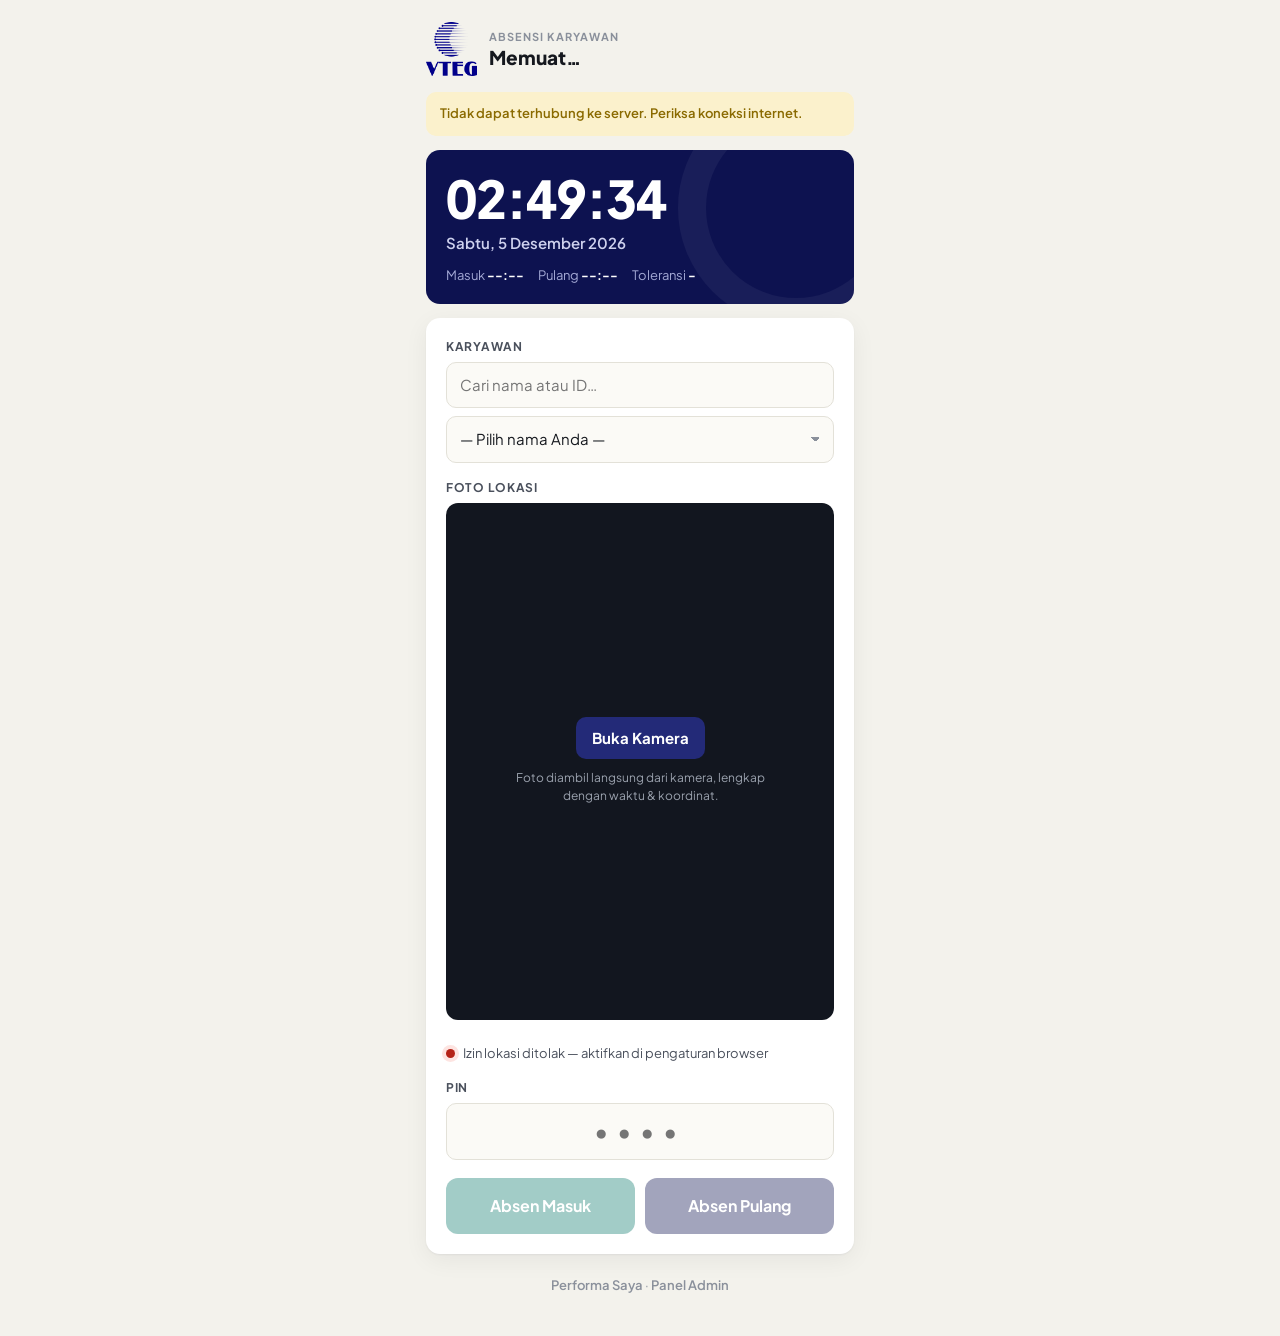
<file: index.html>
<!DOCTYPE html>
<html lang="id">
<head>
  <meta charset="UTF-8">
  <meta name="viewport" content="width=device-width, initial-scale=1, viewport-fit=cover">
  <link rel="icon" type="image/png" href="assets/favicon.png">
  <link rel="apple-touch-icon" href="assets/apple-touch-icon.png">
  <link rel="manifest" href="manifest.webmanifest">
  <meta name="theme-color" content="#0d1250">
  <title>Absensi Karyawan</title>
  <link rel="preconnect" href="https://fonts.googleapis.com">
  <link rel="preconnect" href="https://fonts.gstatic.com" crossorigin>
  <link href="https://fonts.googleapis.com/css2?family=Plus+Jakarta+Sans:wght@400;500;600;700;800&display=swap" rel="stylesheet">
  <link rel="stylesheet" href="style.css?v=20261117d">
</head>
<body>
  <main class="absen-wrap">
    <header class="absen-head">
      <img src="assets/logo.png" class="brand-logo" alt="VTEG" height="54" style="height:54px;width:auto">
      <div>
        <div class="eyebrow">Absensi Karyawan</div>
        <h1 id="instansi">Memuat…</h1>
      </div>
    </header>

    <div id="notice" class="notice hidden"></div>

    <section class="clock-card">
      <div class="clock" id="clock">--:--:--</div>
      <div class="date" id="date">—</div>
      <div class="shift">
        <span>Masuk <b id="jamMasuk">--:--</b></span>
        <span>Pulang <b id="jamPulang">--:--</b></span>
        <span>Toleransi <b id="toleransi">-</b></span>
      </div>
    </section>

    <section class="card">
      <label class="lbl" for="cari">Karyawan</label>
      <input id="cari" class="inp" placeholder="Cari nama atau ID…" autocomplete="off">
      <select id="karyawan" class="inp">
        <option value="">— Pilih nama Anda —</option>
      </select>

      <div id="statusBox" class="status-box hidden">
        <div><span>Masuk</span><b id="stMasuk">—</b></div>
        <div><span>Pulang</span><b id="stPulang">—</b></div>
        <div><span>Status</span><b id="stStatus">—</b></div>
      </div>

      <div id="lapSection" class="lap-section hidden">
        <label class="lbl">Laporan kerja hari ini <span id="lapReq" class="req"></span></label>
        <div class="lap-info" id="lapInfo">Tulis pekerjaan yang Anda kerjakan hari ini, lalu absen pulang.</div>
        <button type="button" class="btn btn-ghost btn-sm" id="btnBawaan" style="margin-bottom:10px">↻ Muat pekerjaan belum selesai</button>
        <div id="lapEditor"></div>
      </div>

      <label class="lbl">Foto Lokasi <span id="fotoReq" class="req"></span></label>
      <div class="cam" id="cam">
        <video id="video" playsinline muted autoplay class="hidden"></video>
        <img id="snap" class="hidden" alt="Foto lokasi">
        <div class="cam-empty" id="camEmpty">
          <button type="button" id="btnCam" class="btn btn-dark">Buka Kamera</button>
          <small id="camHint">Foto diambil langsung dari kamera, lengkap dengan waktu & koordinat.</small>
        </div>
      </div>
      <div class="cam-actions" id="camActions">
        <button type="button" id="btnFlip" class="btn btn-ghost btn-sm hidden">Ganti kamera</button>
        <button type="button" id="btnShot" class="btn btn-primary hidden">Ambil Foto</button>
        <button type="button" id="btnRetake" class="btn btn-ghost btn-sm hidden">Ulangi foto</button>
      </div>

      <div class="loc wait" id="loc"><span class="loc-dot"></span><span id="locText">Mendeteksi lokasi…</span></div>

      <label class="lbl" for="pin">PIN</label>
      <input id="pin" class="inp pin" type="password" inputmode="numeric" pattern="[0-9]*" maxlength="6" placeholder="••••" autocomplete="off">

      <div class="btn-row">
        <button id="btnMasuk" class="btn btn-primary btn-lg" disabled>Absen Masuk</button>
        <button id="btnPulang" class="btn btn-dark btn-lg" disabled>Absen Pulang</button>
      </div>
    </section>

    <footer class="absen-foot"><a href="saya.html">Performa Saya</a><span class="muted"> · </span><a href="admin.html">Panel Admin</a></footer>
  </main>

  <div id="result" class="overlay hidden">
    <div class="result-card">
      <div id="rIcon" class="result-icon ok">✓</div>
      <h2 id="rTitle">Berhasil</h2>
      <div id="rTime" class="result-time">--:--</div>
      <p id="rDesc"></p>
      <button id="rClose" class="btn btn-dark btn-lg">Selesai</button>
    </div>
  </div>

  <div id="toast" class="toast"></div>

  <script src="config.js?v=20261117d"></script>
  <script src="api.js?v=20261117d"></script>
  <script src="absen.js?v=20261117d"></script>
</body>
</html>
</file>
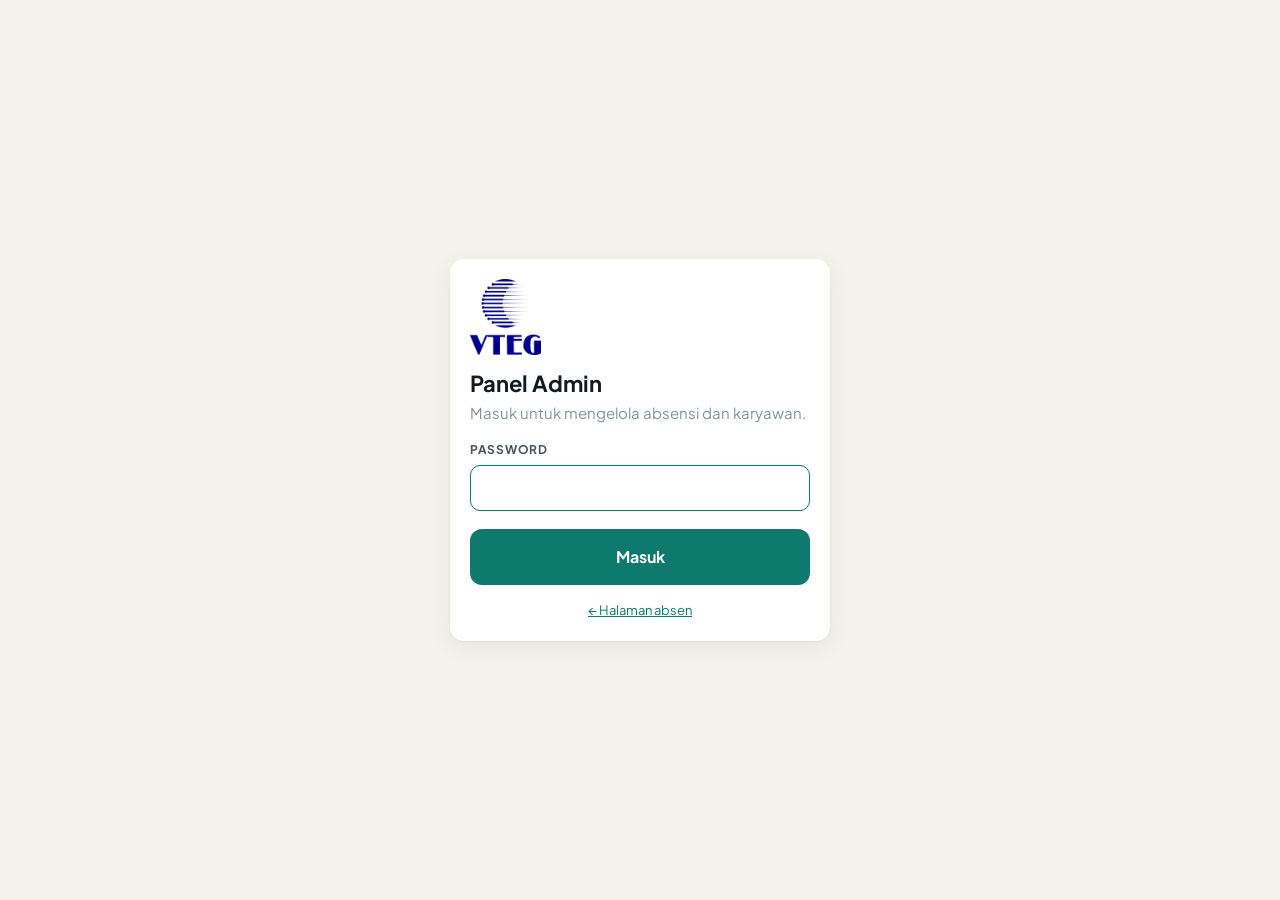
<file: admin.html>
<!DOCTYPE html>
<html lang="id">
<head>
  <meta charset="UTF-8">
  <meta name="viewport" content="width=device-width, initial-scale=1">
  <link rel="icon" type="image/png" href="assets/favicon.png">
  <link rel="apple-touch-icon" href="assets/apple-touch-icon.png">
  <link rel="manifest" href="manifest.webmanifest">
  <meta name="theme-color" content="#0d1250">
  <meta name="robots" content="noindex">
  <title>Panel Admin — Absensi</title>
  <link rel="preconnect" href="https://fonts.googleapis.com">
  <link rel="preconnect" href="https://fonts.gstatic.com" crossorigin>
  <link href="https://fonts.googleapis.com/css2?family=Plus+Jakarta+Sans:wght@400;500;600;700;800&display=swap" rel="stylesheet">
  <link rel="stylesheet" href="style.css?v=20261117d">
</head>
<body>

  <!-- LOGIN -->
  <section id="login" class="login-wrap hidden">
    <form id="loginForm" class="card login-card">
      <img src="assets/logo.png" class="login-logo" alt="VTEG" height="76" style="height:76px;width:auto">
      <h1>Panel Admin</h1>
      <p class="muted" style="margin:0">Masuk untuk mengelola absensi dan karyawan.</p>
      <div id="loginNotice" class="notice hidden" style="margin:14px 0 0"></div>
      <label class="lbl" for="password">Password</label>
      <input id="password" class="inp" type="password" autocomplete="current-password" required>
      <button class="btn btn-primary btn-lg" type="submit" id="btnLogin">Masuk</button>
      <p style="text-align:center;margin:16px 0 0;font-size:13px"><a href="index.html">← Halaman absen</a></p>
    </form>
  </section>

  <!-- APP -->
  <div id="app" class="hidden">
    <header class="topbar">
      <img src="assets/logo-mark-white.png" class="topbar-logo" alt="VTEG" height="32" style="height:32px;width:auto">
      <div class="t"><span>Panel Admin</span><b id="tInstansi">—</b></div>
      <a href="index.html" class="btn btn-ghost btn-sm" target="_blank">Halaman Absen</a>
      <button id="btnLogout" class="btn btn-ghost btn-sm">Keluar</button>
    </header>
    <nav class="tabs">
      <button class="tab active" data-tab="dashboard">Dashboard</button>
      <button class="tab" data-tab="absensi">Data Absensi</button>
      <button class="tab" data-tab="laporan">Laporan Kerja</button>
      <button class="tab" data-tab="karyawan">Karyawan</button>
      <button class="tab" data-tab="pengaturan">Pengaturan</button>
    </nav>

    <main class="main">
      <!-- DASHBOARD -->
      <section id="tab-dashboard" class="tab-pane">
        <div class="sec-head">
          <div><h2>Dashboard</h2><p id="dTanggalLabel">—</p></div>
          <div class="toolbar">
            <input type="date" id="dTanggal" class="inp">
            <button class="btn btn-ghost btn-sm" id="dToday">Hari ini</button>
            <button class="btn btn-ghost btn-sm" id="dRefresh">Muat ulang</button>
          </div>
        </div>
        <div class="stats" id="dStats"></div>
        <div class="table-card">
          <div class="table-scroll">
            <table>
              <thead><tr><th>Karyawan</th><th>Masuk</th><th>Pulang</th><th>Durasi</th><th>Status</th><th>Keterangan</th><th></th></tr></thead>
              <tbody id="dBody"><tr><td colspan="7" class="loading-row">Memuat…</td></tr></tbody>
            </table>
          </div>
        </div>
      </section>

      <!-- ABSENSI -->
      <section id="tab-absensi" class="tab-pane hidden">
        <div class="sec-head">
          <div><h2>Data Absensi</h2><p id="aInfo">Filter dan kelola semua catatan absensi.</p></div>
          <div class="toolbar">
            <button class="btn btn-primary btn-sm" id="aAdd">+ Tambah Manual</button>
            <div class="dl-group"><span>Download</span><button class="btn btn-ghost btn-sm" id="aXlsx">Excel (.xlsx)</button><button class="btn btn-ghost btn-sm" id="aPdf">PDF</button></div>
          </div>
        </div>
        <div class="toolbar" style="margin-bottom:14px">
          <input type="date" id="aDari" class="inp" title="Dari tanggal">
          <span class="muted">s/d</span>
          <input type="date" id="aSampai" class="inp" title="Sampai tanggal">
          <select id="aKaryawan" class="inp"><option value="">Semua karyawan</option></select>
          <select id="aStatus" class="inp"><option value="">Semua status</option></select>
          <button class="btn btn-dark btn-sm" id="aLoad">Tampilkan</button>
        </div>
        <div class="table-card">
          <div class="table-scroll">
            <table>
              <thead><tr><th>Tanggal</th><th>Karyawan</th><th>Masuk</th><th>Pulang</th><th>Durasi</th><th>Status</th><th>Lokasi</th><th>Keterangan</th><th></th></tr></thead>
              <tbody id="aBody"><tr><td colspan="9" class="empty">Pilih rentang tanggal lalu klik Tampilkan.</td></tr></tbody>
            </table>
          </div>
        </div>
        <div class="rekap">
          <h3>Rekap per Karyawan</h3>
          <div class="table-card">
            <div class="table-scroll">
              <table>
                <thead><tr><th>Karyawan</th><th>Hadir</th><th>Terlambat</th><th>Total Telat</th><th>Dinas Luar</th><th>Izin</th><th>Sakit</th><th>Cuti</th><th>Alpa</th></tr></thead>
                <tbody id="rBody"><tr><td colspan="9" class="empty">—</td></tr></tbody>
              </table>
            </div>
          </div>
        </div>
      </section>

      <!-- LAPORAN KERJA -->
      <section id="tab-laporan" class="tab-pane hidden">
        <div class="sec-head">
          <div><h2>Laporan Kerja</h2><p id="lInfo">Pekerjaan harian yang dilaporkan karyawan.</p></div>
          <div class="dl-group"><span>Download</span><button class="btn btn-ghost btn-sm" id="lXlsx">Excel (.xlsx)</button><button class="btn btn-ghost btn-sm" id="lPdf">PDF</button></div>
        </div>
        <div class="toolbar" style="margin-bottom:14px">
          <input type="date" id="lDari" class="inp" title="Dari tanggal">
          <span class="muted">s/d</span>
          <input type="date" id="lSampai" class="inp" title="Sampai tanggal">
          <select id="lKaryawan" class="inp"><option value="">Semua karyawan</option></select>
          <button class="btn btn-dark btn-sm" id="lLoad">Tampilkan</button>
        </div>
        <div id="lMissing"></div>
        <div id="lBody"><div class="empty">Memuat…</div></div>
      </section>

      <!-- KARYAWAN -->
      <section id="tab-karyawan" class="tab-pane hidden">
        <div class="sec-head">
          <div><h2>Karyawan</h2><p id="kInfo">—</p></div>
          <div class="toolbar">
            <input id="kCari" class="inp" placeholder="Cari nama / ID / divisi…">
            <button class="btn btn-primary btn-sm" id="kAdd">+ Tambah Karyawan</button>
          </div>
        </div>
        <div class="table-card">
          <div class="table-scroll">
            <table>
              <thead><tr><th>ID</th><th>Nama</th><th>Jabatan</th><th>Divisi</th><th>Status</th><th></th></tr></thead>
              <tbody id="kBody"><tr><td colspan="6" class="loading-row">Memuat…</td></tr></tbody>
            </table>
          </div>
        </div>
      </section>

      <!-- PENGATURAN -->
      <section id="tab-pengaturan" class="tab-pane hidden">
        <div class="sec-head"><div><h2>Pengaturan</h2><p>Jam kerja, lokasi kantor, dan keamanan.</p></div></div>
        <form id="sForm" class="card settings-card">
          <h3>Umum</h3>
          <label class="lbl" for="s_nama">Nama instansi</label>
          <input id="s_nama" class="inp" required>

          <h3>Jam Kerja</h3>
          <div class="form-grid">
            <div><label class="lbl" for="s_masuk">Jam masuk</label><input id="s_masuk" type="time" class="inp" required></div>
            <div><label class="lbl" for="s_pulang">Jam pulang</label><input id="s_pulang" type="time" class="inp" required></div>
            <div class="full"><label class="lbl" for="s_tol">Toleransi keterlambatan (menit)</label><input id="s_tol" type="number" min="0" max="240" class="inp" required>
              <div class="hint">Absen masuk setelah jam masuk + toleransi dicatat sebagai Terlambat.</div></div>
          </div>

          <h3>Lokasi Kantor</h3>
          <div class="form-grid">
            <div><label class="lbl" for="s_lat">Latitude</label><input id="s_lat" class="inp" placeholder="0.5435"></div>
            <div><label class="lbl" for="s_lng">Longitude</label><input id="s_lng" class="inp" placeholder="123.0568"></div>
            <div class="full"><button type="button" class="btn btn-ghost btn-sm" id="sMyLoc" style="margin-top:10px">Gunakan lokasi saya sekarang</button></div>
            <div class="full"><label class="lbl" for="s_rad">Radius absen (meter)</label><input id="s_rad" type="number" min="0" class="inp" required>
              <div class="hint">0 = absen bisa dari mana saja (lokasi tetap dicatat bila diizinkan). Disarankan 100–200 m.</div></div>
          </div>

          <h3>Foto &amp; GPS</h3>
          <div class="form-grid">
            <div><label class="lbl" for="s_foto">Foto lokasi saat absen</label>
              <select id="s_foto" class="inp"><option value="ya">Wajib</option><option value="tidak">Opsional</option></select></div>
            <div><label class="lbl" for="s_acc">Akurasi GPS maksimal (meter)</label><input id="s_acc" type="number" min="0" max="5000" class="inp" required></div>
            <div class="full hint">Foto disimpan di Google Drive folder “Foto Absensi” milik akun Apps Script. Akurasi hanya dicek bila radius &gt; 0; 0 = tidak dicek. Disarankan 50–100 m.</div>
          </div>

          <h3>Laporan Kerja</h3>
          <div class="form-grid">
            <div><label class="lbl" for="s_lap">Laporan saat absen pulang</label>
              <select id="s_lap" class="inp"><option value="tidak">Opsional</option><option value="ya">Wajib</option></select></div>
            <div><label class="lbl" for="s_laphari">Batas isi / ubah laporan (hari)</label><input id="s_laphari" type="number" min="1" max="31" class="inp" required></div>
            <div class="full hint">Contoh 3 = karyawan bisa mengisi laporan hari ini dan 2 hari sebelumnya lewat halaman Performa Saya. Lewat dari itu, laporan terkunci.</div>
          </div>

          <h3>Keamanan</h3>
          <label class="lbl" for="s_pw">Password admin baru</label>
          <input id="s_pw" type="password" class="inp" placeholder="Kosongkan jika tidak diganti" autocomplete="new-password">
          <label class="lbl" for="s_pw2">Ulangi password baru</label>
          <input id="s_pw2" type="password" class="inp" autocomplete="new-password">

          <h3>Panel Pantau (hanya lihat)</h3>
          <div class="hint" style="margin-top:8px">Untuk atasan/supervisor: hanya bisa melihat Dashboard kehadiran, Data Absensi, dan Laporan Kerja — tanpa tambah, edit, hapus, data karyawan, atau pengaturan. Alamat: <a href="pantau.html" target="_blank" id="pantauLink">pantau.html</a></div>
          <div id="pantauStatus" class="badge b-none" style="margin-top:10px">—</div>
          <div class="form-grid">
            <div><label class="lbl" for="s_ppw">Password Panel Pantau baru</label><input id="s_ppw" type="password" class="inp" placeholder="Kosongkan jika tidak diganti" autocomplete="new-password"></div>
            <div><label class="lbl" for="s_ppw2">Ulangi password</label><input id="s_ppw2" type="password" class="inp" autocomplete="new-password"></div>
            <div class="full"><label style="display:flex;gap:8px;align-items:center;margin-top:12px;font-size:14px;cursor:pointer"><input type="checkbox" id="s_pnon"> Nonaktifkan Panel Pantau (semua yang sedang masuk akan keluar)</label></div>
          </div>

          <div class="form-actions"><button class="btn btn-primary" type="submit" id="sSave">Simpan Pengaturan</button></div>
        </form>
      </section>
    </main>
  </div>

  <!-- MODAL -->
  <div id="modalWrap" class="overlay hidden"><div class="modal" id="modal"></div></div>
  <div id="toast" class="toast"></div>

  <script src="config.js?v=20261117d"></script>
  <script src="api.js?v=20261117d"></script>
  <script src="export.js?v=20261117d"></script>
  <script src="admin.js?v=20261117d"></script>
</body>
</html>
</file>
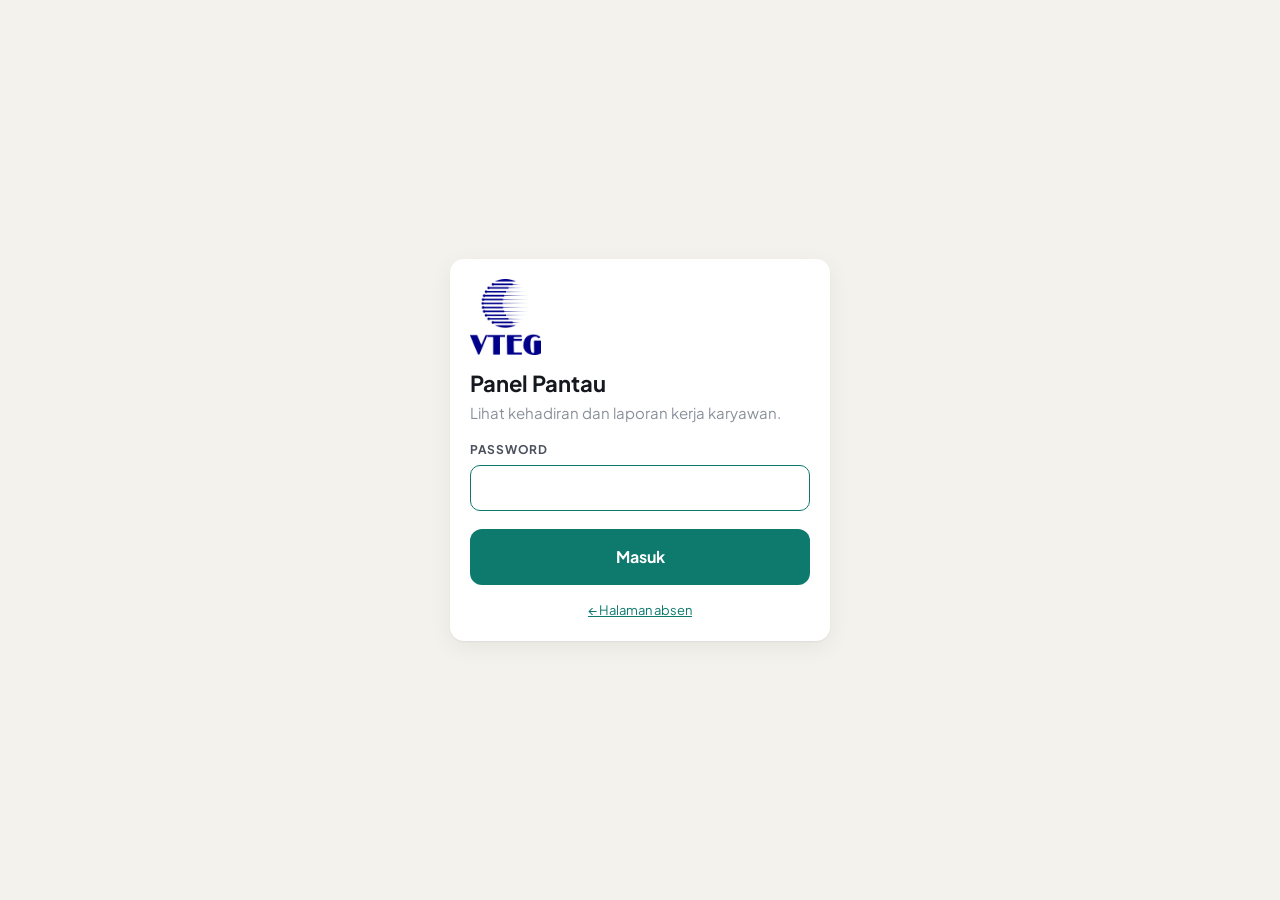
<file: pantau.html>
<!DOCTYPE html>
<html lang="id">
<head>
  <meta charset="UTF-8">
  <meta name="viewport" content="width=device-width, initial-scale=1">
  <link rel="icon" type="image/png" href="assets/favicon.png">
  <link rel="apple-touch-icon" href="assets/apple-touch-icon.png">
  <link rel="manifest" href="manifest.webmanifest">
  <meta name="theme-color" content="#0d1250">
  <meta name="robots" content="noindex">
  <title>Panel Pantau — Absensi</title>
  <link rel="preconnect" href="https://fonts.googleapis.com">
  <link rel="preconnect" href="https://fonts.gstatic.com" crossorigin>
  <link href="https://fonts.googleapis.com/css2?family=Plus+Jakarta+Sans:wght@400;500;600;700;800&display=swap" rel="stylesheet">
  <link rel="stylesheet" href="style.css?v=20261117d">
</head>
<body data-mode="pantau">

  <!-- LOGIN -->
  <section id="login" class="login-wrap hidden">
    <form id="loginForm" class="card login-card">
      <img src="assets/logo.png" class="login-logo" alt="VTEG" height="76" style="height:76px;width:auto">
      <h1>Panel Pantau</h1>
      <p class="muted" style="margin:0">Lihat kehadiran dan laporan kerja karyawan.</p>
      <div id="loginNotice" class="notice hidden" style="margin:14px 0 0"></div>
      <label class="lbl" for="password">Password</label>
      <input id="password" class="inp" type="password" autocomplete="current-password" required>
      <button class="btn btn-primary btn-lg" type="submit" id="btnLogin">Masuk</button>
      <p style="text-align:center;margin:16px 0 0;font-size:13px"><a href="index.html">← Halaman absen</a></p>
    </form>
  </section>

  <!-- APP -->
  <div id="app" class="hidden">
    <header class="topbar">
      <img src="assets/logo-mark-white.png" class="topbar-logo" alt="VTEG" height="32" style="height:32px;width:auto">
      <div class="t"><span>Panel Pantau · hanya lihat</span><b id="tInstansi">—</b></div>
      <a href="index.html" class="btn btn-ghost btn-sm" target="_blank">Halaman Absen</a>
      <button id="btnLogout" class="btn btn-ghost btn-sm">Keluar</button>
    </header>
    <nav class="tabs">
      <button class="tab active" data-tab="dashboard">Dashboard</button>
      <button class="tab" data-tab="absensi">Data Absensi</button>
      <button class="tab" data-tab="laporan">Laporan Kerja</button>
    </nav>

    <main class="main">
      <!-- DASHBOARD -->
      <section id="tab-dashboard" class="tab-pane">
        <div class="sec-head">
          <div><h2>Dashboard</h2><p id="dTanggalLabel">—</p></div>
          <div class="toolbar">
            <input type="date" id="dTanggal" class="inp">
            <button class="btn btn-ghost btn-sm" id="dToday">Hari ini</button>
            <button class="btn btn-ghost btn-sm" id="dRefresh">Muat ulang</button>
          </div>
        </div>
        <div class="stats" id="dStats"></div>
        <div class="table-card">
          <div class="table-scroll">
            <table>
              <thead><tr><th>Karyawan</th><th>Masuk</th><th>Pulang</th><th>Durasi</th><th>Status</th><th>Keterangan</th><th></th></tr></thead>
              <tbody id="dBody"><tr><td colspan="7" class="loading-row">Memuat…</td></tr></tbody>
            </table>
          </div>
        </div>
      </section>

      <!-- ABSENSI -->
      <section id="tab-absensi" class="tab-pane hidden">
        <div class="sec-head">
          <div><h2>Data Absensi</h2><p id="aInfo">Filter dan lihat catatan absensi.</p></div>
          <div class="toolbar">
            <div class="dl-group"><span>Download</span><button class="btn btn-ghost btn-sm" id="aXlsx">Excel (.xlsx)</button><button class="btn btn-ghost btn-sm" id="aPdf">PDF</button></div>
          </div>
        </div>
        <div class="toolbar" style="margin-bottom:14px">
          <input type="date" id="aDari" class="inp" title="Dari tanggal">
          <span class="muted">s/d</span>
          <input type="date" id="aSampai" class="inp" title="Sampai tanggal">
          <select id="aKaryawan" class="inp"><option value="">Semua karyawan</option></select>
          <select id="aStatus" class="inp"><option value="">Semua status</option></select>
          <button class="btn btn-dark btn-sm" id="aLoad">Tampilkan</button>
        </div>
        <div class="table-card">
          <div class="table-scroll">
            <table>
              <thead><tr><th>Tanggal</th><th>Karyawan</th><th>Masuk</th><th>Pulang</th><th>Durasi</th><th>Status</th><th>Lokasi</th><th>Keterangan</th><th></th></tr></thead>
              <tbody id="aBody"><tr><td colspan="9" class="empty">Pilih rentang tanggal lalu klik Tampilkan.</td></tr></tbody>
            </table>
          </div>
        </div>
        <div class="rekap">
          <h3>Rekap per Karyawan</h3>
          <div class="table-card">
            <div class="table-scroll">
              <table>
                <thead><tr><th>Karyawan</th><th>Hadir</th><th>Terlambat</th><th>Total Telat</th><th>Dinas Luar</th><th>Izin</th><th>Sakit</th><th>Cuti</th><th>Alpa</th></tr></thead>
                <tbody id="rBody"><tr><td colspan="9" class="empty">—</td></tr></tbody>
              </table>
            </div>
          </div>
        </div>
      </section>

      <!-- LAPORAN KERJA -->
      <section id="tab-laporan" class="tab-pane hidden">
        <div class="sec-head">
          <div><h2>Laporan Kerja</h2><p id="lInfo">Pekerjaan harian yang dilaporkan karyawan.</p></div>
          <div class="dl-group"><span>Download</span><button class="btn btn-ghost btn-sm" id="lXlsx">Excel (.xlsx)</button><button class="btn btn-ghost btn-sm" id="lPdf">PDF</button></div>
        </div>
        <div class="toolbar" style="margin-bottom:14px">
          <input type="date" id="lDari" class="inp" title="Dari tanggal">
          <span class="muted">s/d</span>
          <input type="date" id="lSampai" class="inp" title="Sampai tanggal">
          <select id="lKaryawan" class="inp"><option value="">Semua karyawan</option></select>
          <button class="btn btn-dark btn-sm" id="lLoad">Tampilkan</button>
        </div>
        <div id="lMissing"></div>
        <div id="lBody"><div class="empty">Memuat…</div></div>
      </section>

    </main>
  </div>

  <!-- MODAL -->
  <div id="modalWrap" class="overlay hidden"><div class="modal" id="modal"></div></div>
  <div id="toast" class="toast"></div>

  <script src="config.js?v=20261117d"></script>
  <script src="api.js?v=20261117d"></script>
  <script src="export.js?v=20261117d"></script>
  <script src="admin.js?v=20261117d"></script>
</body>
</html>
</file>
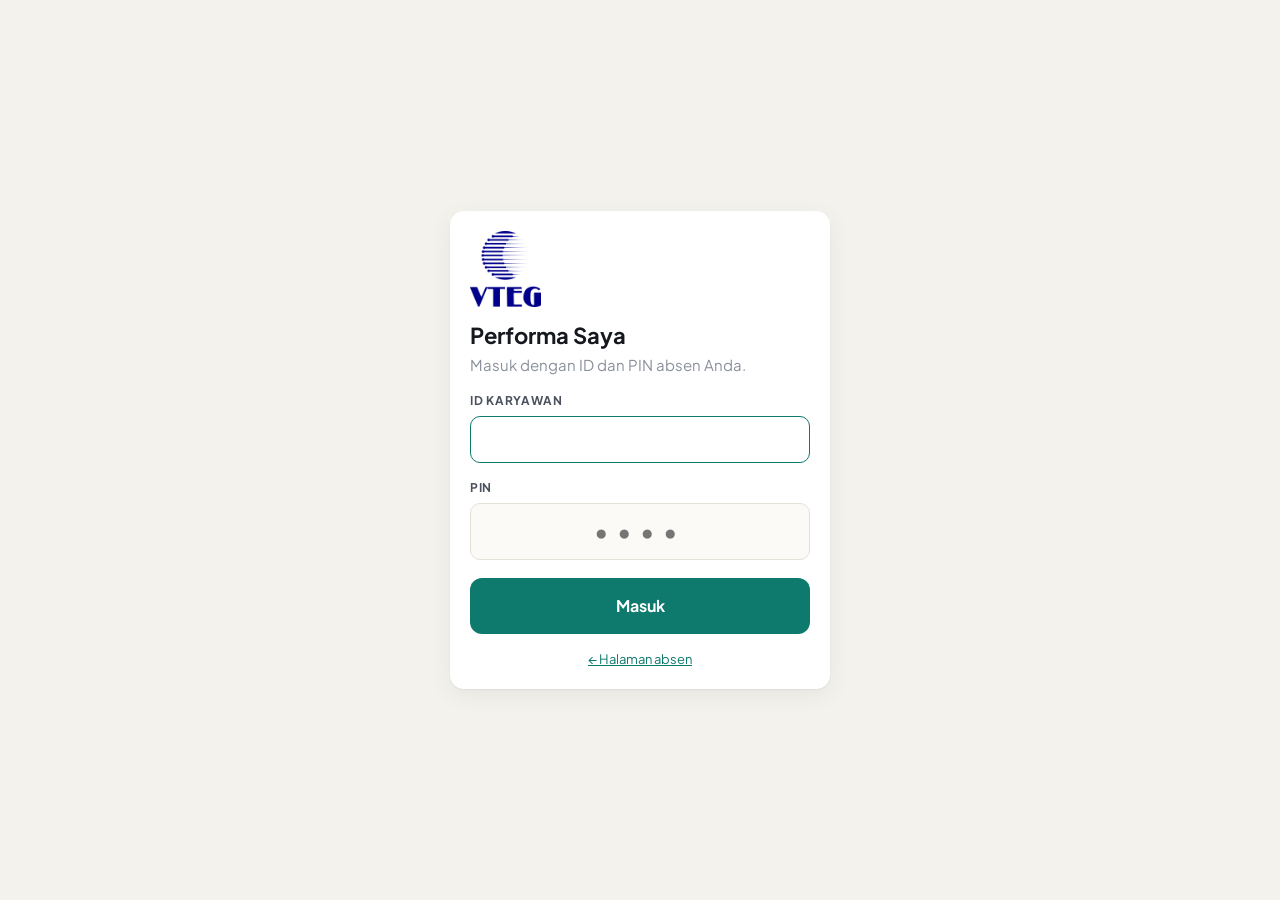
<file: saya.html>
<!DOCTYPE html>
<html lang="id">
<head>
  <meta charset="UTF-8">
  <meta name="viewport" content="width=device-width, initial-scale=1, viewport-fit=cover">
  <link rel="icon" type="image/png" href="assets/favicon.png">
  <link rel="apple-touch-icon" href="assets/apple-touch-icon.png">
  <link rel="manifest" href="manifest.webmanifest">
  <meta name="theme-color" content="#0d1250">
  <meta name="robots" content="noindex">
  <title>Performa Saya — Absensi</title>
  <link rel="preconnect" href="https://fonts.googleapis.com">
  <link rel="preconnect" href="https://fonts.gstatic.com" crossorigin>
  <link href="https://fonts.googleapis.com/css2?family=Plus+Jakarta+Sans:wght@400;500;600;700;800&display=swap" rel="stylesheet">
  <link rel="stylesheet" href="style.css?v=20261117d">
</head>
<body>

  <!-- LOGIN -->
  <section id="login" class="login-wrap hidden">
    <form id="loginForm" class="card login-card">
      <img src="assets/logo.png" class="login-logo" alt="VTEG" height="76" style="height:76px;width:auto">
      <h1>Performa Saya</h1>
      <p class="muted" style="margin:0">Masuk dengan ID dan PIN absen Anda.</p>
      <div id="loginNotice" class="notice hidden" style="margin:14px 0 0"></div>
      <label class="lbl" for="lId">ID karyawan</label>
      <input id="lId" class="inp" autocomplete="username" autocapitalize="characters" required>
      <label class="lbl" for="lPin">PIN</label>
      <input id="lPin" class="inp pin" type="password" inputmode="numeric" pattern="[0-9]*" maxlength="6" placeholder="••••" autocomplete="current-password" required>
      <button class="btn btn-primary btn-lg" type="submit" id="btnLogin">Masuk</button>
      <p style="text-align:center;margin:16px 0 0;font-size:13px"><a href="index.html">← Halaman absen</a></p>
    </form>
  </section>

  <!-- APP -->
  <main id="app" class="saya-wrap hidden">
    <div class="brand-row"><img src="assets/logo.png" alt="VTEG" height="34" style="height:34px;width:auto"><span>Performa Saya</span></div>
    <header class="saya-head">
      <div class="saya-id">
        <div class="avatar" id="avatar">—</div>
        <div>
          <div class="eyebrow" id="instansi">Karyawan</div>
          <h1 id="nama">—</h1>
          <div class="muted" id="sub">—</div>
        </div>
      </div>
      <div class="saya-actions">
        <button class="btn btn-ghost btn-sm" id="btnPin">Ganti PIN</button>
        <button class="btn btn-ghost btn-sm" id="btnLogout">Keluar</button>
      </div>
    </header>

    <section class="card block" id="lapCard">
      <div class="lap-card-head">
        <h2 style="margin:0;font-size:16px;font-weight:800">Laporan Kerja</h2>
        <select id="lapTgl" class="inp" aria-label="Tanggal laporan"></select>
      </div>
      <div id="lapEdit">
        <div id="lapCarry" class="lap-carry hidden"></div>
        <div id="lapEdSaya"></div>
        <label class="lbl" for="lapCat">Catatan / rencana besok</label>
        <textarea id="lapCat" class="inp" maxlength="1000" placeholder="Opsional: kendala, kebutuhan, atau rencana besok"></textarea>
        <div class="lap-save"><small id="lapStatus">—</small><button type="button" class="btn btn-primary" id="lapSimpan">Simpan Laporan</button></div>
      </div>
    </section>

    <div class="month-nav">
      <button class="btn btn-ghost btn-sm" id="prev" aria-label="Bulan sebelumnya">‹</button>
      <b id="bulanLabel">—</b>
      <button class="btn btn-ghost btn-sm" id="next" aria-label="Bulan berikutnya">›</button>
    </div>

    <div id="content">
      <section class="score card">
        <div class="ring" id="ring"><span id="ringVal">–</span></div>
        <div>
          <div class="eyebrow">Ketepatan waktu</div>
          <div class="score-title" id="scoreTitle">—</div>
          <div class="muted" id="scoreSub">—</div>
        </div>
      </section>

      <div class="stats saya-stats" id="stats"></div>

      <section class="card block">
        <div class="block-head"><h2>Kalender</h2><span class="muted" id="kalInfo"></span></div>
        <div class="cal-head"><span>Sen</span><span>Sel</span><span>Rab</span><span>Kam</span><span>Jum</span><span>Sab</span><span>Min</span></div>
        <div class="cal" id="cal"></div>
        <div class="legend">
          <span><i class="lg-ok"></i>Tepat waktu</span><span><i class="lg-late"></i>Terlambat</span>
          <span><i class="lg-info"></i>Izin/Cuti/Dinas</span><span><i class="lg-warn"></i>Sakit</span><span><i class="lg-bad"></i>Alpa</span>
        </div>
      </section>

      <section class="card block">
        <div class="block-head"><h2>Tren 6 Bulan</h2></div>
        <div class="trend" id="trend"></div>
        <div class="legend">
          <span><i class="lg-ok"></i>Tepat waktu</span><span><i class="lg-late"></i>Terlambat</span><span><i class="lg-none"></i>Tidak hadir</span>
        </div>
      </section>

      <section class="block">
        <div class="block-head" style="padding:0 4px"><h2>Riwayat</h2><span class="muted" id="riwInfo"></span></div>
        <div id="riwayat" class="riwayat"></div>
      </section>
    </div>
  </main>

  <div id="modalWrap" class="overlay hidden"><div class="modal" id="modal"></div></div>
  <div id="toast" class="toast"></div>

  <script src="config.js?v=20261117d"></script>
  <script src="api.js?v=20261117d"></script>
  <script src="saya.js?v=20261117d"></script>
</body>
</html>
</file>
<file: style.css>
:root {
  --bg: #f3f2ec;
  --surface: #ffffff;
  --ink: #15181e;
  --ink-2: #4a505c;
  --ink-3: #8a909b;
  --line: #e3e1d8;
  --accent: #0e7a6d;
  --accent-ink: #ffffff;
  --accent-soft: #dcefeb;
  --dark: #0d1250;
  --late: #b4530b;
  --late-soft: #fbead9;
  --bad: #b42318;
  --bad-soft: #fde4e1;
  --info: #2f5fb3;
  --info-soft: #e1eafa;
  --warn: #8a6a00;
  --warn-soft: #fbf1cc;
  --radius: 14px;
  --shadow: 0 1px 2px rgba(21, 24, 30, .05), 0 6px 24px rgba(21, 24, 30, .06);
}

* { box-sizing: border-box; }
html, body { margin: 0; }
body {
  font-family: 'Plus Jakarta Sans', system-ui, -apple-system, 'Segoe UI', sans-serif;
  background: var(--bg);
  color: var(--ink);
  font-size: 15px;
  line-height: 1.5;
  -webkit-font-smoothing: antialiased;
}
a { color: var(--accent); }
.hidden { display: none !important; }
.muted { color: var(--ink-3); }
.mono { font-variant-numeric: tabular-nums; }

/* ---------- Form ---------- */
.lbl { display: block; font-size: 12px; font-weight: 700; letter-spacing: .06em; text-transform: uppercase; color: var(--ink-2); margin: 16px 0 6px; }
.inp {
  width: 100%; font: inherit; color: var(--ink);
  background: #fbfaf6; border: 1.5px solid var(--line); border-radius: 10px;
  padding: 11px 13px; outline: none; transition: border-color .15s, background .15s;
}
.inp:focus { border-color: var(--accent); background: #fff; }
select.inp { appearance: none; background-image: linear-gradient(45deg, transparent 50%, var(--ink-3) 50%), linear-gradient(135deg, var(--ink-3) 50%, transparent 50%); background-position: calc(100% - 18px) 50%, calc(100% - 13px) 50%; background-size: 5px 5px; background-repeat: no-repeat; padding-right: 34px; }
textarea.inp { resize: vertical; min-height: 70px; }

.btn {
  font: inherit; font-weight: 700; border: 0; border-radius: 10px; cursor: pointer;
  padding: 10px 16px; display: inline-flex; align-items: center; justify-content: center; gap: 8px;
  transition: transform .08s, opacity .15s, background .15s; white-space: nowrap; text-decoration: none;
}
.btn:active { transform: translateY(1px); }
.btn:disabled { opacity: .38; cursor: not-allowed; }
.btn-primary { background: var(--accent); color: var(--accent-ink); }
.btn-dark { background: var(--dark); color: #fff; }
.btn-ghost { background: transparent; color: var(--ink-2); border: 1.5px solid var(--line); }
.btn-ghost:hover { background: #fff; }
.btn-danger { background: var(--bad-soft); color: var(--bad); }
.btn-sm { padding: 6px 11px; font-size: 13px; border-radius: 8px; }
.btn-lg { padding: 16px 18px; font-size: 16px; border-radius: 12px; }

.badge { display: inline-block; font-size: 12px; font-weight: 700; padding: 3px 9px; border-radius: 999px; white-space: nowrap; }
.b-ok { background: var(--accent-soft); color: var(--accent); }
.b-late { background: var(--late-soft); color: var(--late); }
.b-bad { background: var(--bad-soft); color: var(--bad); }
.b-info { background: var(--info-soft); color: var(--info); }
.b-warn { background: var(--warn-soft); color: var(--warn); }
.b-none { background: #eeede7; color: var(--ink-3); }

.card { background: var(--surface); border-radius: var(--radius); box-shadow: var(--shadow); padding: 20px; }

/* ---------- Toast ---------- */
.toast {
  position: fixed; left: 50%; bottom: 24px; transform: translate(-50%, 20px);
  background: var(--dark); color: #fff; padding: 12px 18px; border-radius: 12px;
  font-weight: 600; font-size: 14px; max-width: calc(100% - 32px); opacity: 0; pointer-events: none;
  transition: opacity .2s, transform .2s; z-index: 100; box-shadow: var(--shadow);
}
.toast.show { opacity: 1; transform: translate(-50%, 0); }
.toast.err { background: var(--bad); }
.toast.ok { background: var(--accent); }

/* ---------- Halaman Absen ---------- */
.absen-wrap { max-width: 460px; margin: 0 auto; padding: 22px 16px 40px; }
.absen-head { display: flex; align-items: center; gap: 12px; margin-bottom: 16px; }
.brand-logo { height: 54px; width: auto; flex: none; display: block; }
.login-logo { height: 76px; width: auto; display: block; }
.topbar-logo { height: 32px; width: auto; flex: none; display: block; }
.brand-row { display: flex; align-items: center; gap: 10px; margin-bottom: 14px; }
.brand-row img { height: 34px; width: auto; }
.brand-row span { font-size: 11px; font-weight: 700; letter-spacing: .1em; text-transform: uppercase; color: var(--ink-3); padding-left: 10px; border-left: 1.5px solid var(--line); }
.brand-dot { width: 40px; height: 40px; border-radius: 12px; background: var(--accent); position: relative; flex: none; }
.brand-dot::after { content: ''; position: absolute; inset: 11px; border: 3px solid #fff; border-radius: 50%; border-top-color: transparent; transform: rotate(45deg); }
.eyebrow { font-size: 11px; font-weight: 700; letter-spacing: .1em; text-transform: uppercase; color: var(--ink-3); }
.absen-head h1 { margin: 0; font-size: 19px; font-weight: 800; line-height: 1.2; }

.clock-card { background: var(--dark); color: #fff; border-radius: var(--radius); padding: 22px 20px 18px; margin-bottom: 14px; position: relative; overflow: hidden; }
.clock-card::before { content: ''; position: absolute; right: -60px; top: -60px; width: 180px; height: 180px; border-radius: 50%; border: 28px solid rgba(255,255,255,.05); }
.clock { font-size: 52px; font-weight: 800; letter-spacing: -.02em; font-variant-numeric: tabular-nums; line-height: 1; }
.date { margin-top: 8px; font-weight: 600; color: #ced1ee; }
.shift { margin-top: 12px; font-size: 13px; color: #a3a8d4; display: flex; gap: 14px; flex-wrap: wrap; }
.shift b { color: #fff; font-weight: 700; }

.absen-wrap .card .lbl:first-child { margin-top: 0; }
#karyawan { margin-top: 8px; }
.pin { font-size: 22px; letter-spacing: .4em; text-align: center; font-weight: 700; }

.status-box { display: grid; grid-template-columns: repeat(3, 1fr); gap: 8px; margin-top: 12px; }
.status-box > div { background: #f6f5f0; border-radius: 10px; padding: 9px 10px; }
.status-box span { display: block; font-size: 11px; color: var(--ink-3); font-weight: 600; }
.status-box b { font-size: 15px; font-variant-numeric: tabular-nums; }

.loc { display: flex; align-items: center; gap: 8px; margin-top: 14px; font-size: 13px; color: var(--ink-2); }
.loc-dot { width: 9px; height: 9px; border-radius: 50%; background: var(--ink-3); flex: none; }
.loc.ok .loc-dot { background: var(--accent); box-shadow: 0 0 0 4px var(--accent-soft); }
.loc.bad .loc-dot { background: var(--bad); box-shadow: 0 0 0 4px var(--bad-soft); }
.loc.wait .loc-dot { background: var(--late); animation: pulse 1.2s infinite; }
@keyframes pulse { 50% { opacity: .3; } }

.req { font-size: 11px; color: var(--bad); letter-spacing: 0; text-transform: none; font-weight: 700; }
.cam { position: relative; aspect-ratio: 3 / 4; max-height: 62vh; width: 100%; background: #12161f; border-radius: 12px; overflow: hidden; display: flex; align-items: center; justify-content: center; }
.cam video, .cam img { width: 100%; height: 100%; object-fit: cover; display: block; }
.cam video.mirror { transform: scaleX(-1); }
.cam img { object-fit: contain; background: #12161f; }
.cam-empty { display: flex; flex-direction: column; align-items: center; gap: 10px; padding: 20px; text-align: center; }
.cam-empty small { color: #9aa1ad; font-size: 12px; max-width: 260px; }
.cam-empty .btn-dark { background: #232a78; }
.cam-badge { position: absolute; top: 10px; left: 10px; background: rgba(14,122,109,.92); color: #fff; font-size: 12px; font-weight: 700; padding: 4px 10px; border-radius: 999px; }
.cam-actions { display: flex; gap: 8px; justify-content: center; align-items: center; margin-top: 10px; flex-wrap: wrap; }
.cam-actions:empty { display: none; }
.cam-actions #btnShot { flex: 1; padding: 12px; }

.foto-grid { display: grid; grid-template-columns: 1fr 1fr; gap: 12px; margin-top: 14px; }
.foto-box { background: #f6f5f0; border-radius: 12px; overflow: hidden; }
.foto-box .ph { aspect-ratio: 3 / 4; background: #e9e7df; display: flex; align-items: center; justify-content: center; color: var(--ink-3); font-size: 13px; }
.foto-box .ph.none { aspect-ratio: auto; height: 56px; }
.foto-box .ph img { width: 100%; height: 100%; object-fit: contain; background: #12161f; cursor: zoom-in; }
.foto-box .meta { padding: 10px 12px; font-size: 12px; color: var(--ink-2); }
.foto-box .meta b { display: block; font-size: 14px; color: var(--ink); }
.modal.wide { max-width: 760px; }
.zoom { position: fixed; inset: 0; background: rgba(0,0,0,.9); z-index: 120; display: flex; align-items: center; justify-content: center; padding: 12px; cursor: zoom-out; }
.zoom img { max-width: 100%; max-height: 100%; }
@media (max-width: 640px) { .foto-grid { grid-template-columns: 1fr; } }

.btn-row { display: grid; grid-template-columns: 1fr 1fr; gap: 10px; margin-top: 18px; }
.absen-foot { text-align: center; margin-top: 22px; font-size: 13px; }
.absen-foot a { color: var(--ink-3); text-decoration: none; font-weight: 600; }

.overlay { position: fixed; inset: 0; background: rgba(21, 24, 30, .55); display: flex; align-items: center; justify-content: center; padding: 16px; z-index: 50; backdrop-filter: blur(3px); }
.result-card { background: #fff; border-radius: 18px; padding: 28px 24px 22px; width: 100%; max-width: 380px; text-align: center; animation: pop .22s ease-out; }
@keyframes pop { from { transform: scale(.94); opacity: 0; } }
.result-icon { width: 64px; height: 64px; border-radius: 50%; margin: 0 auto 14px; display: flex; align-items: center; justify-content: center; font-size: 30px; font-weight: 800; }
.result-icon.ok { background: var(--accent-soft); color: var(--accent); }
.result-icon.late { background: var(--late-soft); color: var(--late); }
.result-icon.bad { background: var(--bad-soft); color: var(--bad); }
.result-card h2 { margin: 0 0 4px; font-size: 20px; }
.result-time { font-size: 40px; font-weight: 800; font-variant-numeric: tabular-nums; margin: 6px 0; }
.result-card p { margin: 4px 0 18px; color: var(--ink-2); }
.result-card .btn { width: 100%; }

.notice { background: var(--warn-soft); color: var(--warn); padding: 12px 14px; border-radius: 10px; font-size: 13px; font-weight: 600; margin-bottom: 14px; }

/* ---------- Admin ---------- */
.login-wrap { min-height: 100vh; display: flex; align-items: center; justify-content: center; padding: 16px; }
.login-card { width: 100%; max-width: 380px; }
.login-card h1 { margin: 12px 0 2px; font-size: 22px; }
.login-card .btn { width: 100%; margin-top: 18px; }

.topbar { background: var(--dark); color: #fff; padding: 12px 20px; display: flex; align-items: center; gap: 12px; }
.topbar .brand-dot { width: 32px; height: 32px; border-radius: 9px; }
.topbar .brand-dot::after { inset: 8px; border-width: 2.5px; }
.topbar .t { flex: 1; min-width: 0; }
.topbar .t b { display: block; font-size: 15px; white-space: nowrap; overflow: hidden; text-overflow: ellipsis; }
.topbar .t span { font-size: 11px; color: #a9add6; font-weight: 600; letter-spacing: .08em; text-transform: uppercase; }
.topbar .btn-ghost { color: #d3d6f0; border-color: #2c3378; }
.topbar .btn-ghost:hover { background: #1a2070; }

.tabs { display: flex; gap: 4px; padding: 10px 20px 0; overflow-x: auto; border-bottom: 1px solid var(--line); background: var(--bg); position: sticky; top: 0; z-index: 15; }
.tab { font: inherit; font-weight: 700; font-size: 14px; color: var(--ink-3); background: none; border: 0; padding: 10px 14px 12px; cursor: pointer; border-bottom: 2.5px solid transparent; white-space: nowrap; }
.tab.active { color: var(--ink); border-bottom-color: var(--accent); }

.main { max-width: 1180px; margin: 0 auto; padding: 20px; }
.sec-head { display: flex; align-items: flex-end; justify-content: space-between; gap: 12px; flex-wrap: wrap; margin-bottom: 16px; }
.sec-head h2 { margin: 0; font-size: 22px; font-weight: 800; }
.sec-head p { margin: 2px 0 0; color: var(--ink-3); font-size: 14px; }
.toolbar { display: flex; gap: 8px; flex-wrap: wrap; align-items: center; }
.toolbar .inp { width: auto; padding: 8px 11px; font-size: 14px; }
.toolbar select.inp { padding-right: 34px; }

.stats { display: grid; grid-template-columns: repeat(auto-fit, minmax(150px, 1fr)); gap: 12px; margin-bottom: 18px; }
.stat { background: var(--surface); border-radius: var(--radius); box-shadow: var(--shadow); padding: 16px; border-top: 4px solid var(--line); }
.stat span { font-size: 12px; font-weight: 700; color: var(--ink-3); text-transform: uppercase; letter-spacing: .05em; }
.stat b { display: block; font-size: 30px; font-weight: 800; font-variant-numeric: tabular-nums; margin-top: 2px; }
.stat small { color: var(--ink-3); font-size: 12px; }
.stat.s-ok { border-top-color: var(--accent); }
.stat.s-late { border-top-color: var(--late); }
.stat.s-info { border-top-color: var(--info); }
.stat.s-bad { border-top-color: var(--bad); }
.stat.s-none { border-top-color: var(--ink-3); }

.table-card { background: var(--surface); border-radius: var(--radius); box-shadow: var(--shadow); overflow: hidden; }
.table-scroll { overflow-x: auto; }
table { width: 100%; border-collapse: collapse; font-size: 14px; }
th { text-align: left; font-size: 11px; font-weight: 700; letter-spacing: .06em; text-transform: uppercase; color: var(--ink-3); background: #faf9f5; padding: 11px 14px; border-bottom: 1px solid var(--line); white-space: nowrap; }
td { padding: 11px 14px; border-bottom: 1px solid #efeee8; vertical-align: middle; }
tr:last-child td { border-bottom: 0; }
tbody tr:hover { background: #fcfbf8; }
td.num { font-variant-numeric: tabular-nums; white-space: nowrap; }
td .sub { display: block; font-size: 12px; color: var(--ink-3); }
td.act { text-align: right; white-space: nowrap; }
td.act .btn + .btn { margin-left: 4px; }
.empty { padding: 36px 16px; text-align: center; color: var(--ink-3); }
.loc-link { font-size: 12px; font-weight: 600; text-decoration: none; }

.rekap { margin-top: 18px; }
.rekap h3 { margin: 0 0 10px; font-size: 16px; }

.form-grid { display: grid; grid-template-columns: 1fr 1fr; gap: 0 14px; }
.form-grid .full { grid-column: 1 / -1; }
.form-actions { display: flex; gap: 8px; justify-content: flex-end; margin-top: 20px; }
.hint { font-size: 12px; color: var(--ink-3); margin-top: 4px; }
.settings-card { max-width: 720px; }
.settings-card h3 { margin: 22px 0 0; font-size: 15px; padding-top: 18px; border-top: 1px solid var(--line); }
.settings-card h3:first-child { margin-top: 0; padding-top: 0; border-top: 0; }

.modal { background: #fff; border-radius: 16px; width: 100%; max-width: 520px; max-height: calc(100vh - 32px); overflow-y: auto; padding: 22px; animation: pop .18s ease-out; }
.modal h3 { margin: 0 0 4px; font-size: 18px; }
.modal .lbl:first-of-type { margin-top: 12px; }

.spinner { width: 18px; height: 18px; border: 2.5px solid currentColor; border-right-color: transparent; border-radius: 50%; animation: spin .7s linear infinite; display: inline-block; }
@keyframes spin { to { transform: rotate(360deg); } }
.loading-row { padding: 30px; text-align: center; color: var(--ink-3); }

@media (max-width: 640px) {
  .main { padding: 16px 12px; }
  .tabs { padding: 8px 12px 0; }
  .topbar { padding: 12px; }
  .form-grid { grid-template-columns: 1fr; }
  .clock { font-size: 44px; }
  .stat b { font-size: 26px; }
  td, th { padding: 10px; }
}

/* ---------- Performa Saya ---------- */
.saya-wrap { max-width: 760px; margin: 0 auto; padding: 18px 14px 40px; }
.saya-head { display: flex; justify-content: space-between; align-items: center; gap: 12px; flex-wrap: wrap; margin-bottom: 14px; }
.saya-id { display: flex; align-items: center; gap: 12px; min-width: 0; }
.saya-id h1 { margin: 0; font-size: 20px; font-weight: 800; line-height: 1.2; }
.saya-id .muted { font-size: 13px; }
.avatar { width: 48px; height: 48px; border-radius: 14px; background: var(--dark); color: #fff; display: flex; align-items: center; justify-content: center; font-weight: 800; font-size: 17px; flex: none; }
.saya-actions { display: flex; gap: 6px; }
.month-nav { display: flex; align-items: center; justify-content: space-between; background: var(--surface); border-radius: 12px; box-shadow: var(--shadow); padding: 6px; margin-bottom: 14px; }
.month-nav b { font-size: 16px; }
.month-nav .btn { font-size: 18px; width: 40px; padding: 4px 0; border: 0; }
#content { transition: opacity .15s; }

.score { display: flex; align-items: center; gap: 18px; margin-bottom: 14px; }
.ring { width: 92px; height: 92px; border-radius: 50%; display: flex; align-items: center; justify-content: center; flex: none; position: relative; background: #ebe9e1; }
.ring::before { content: ''; position: absolute; inset: 9px; background: #fff; border-radius: 50%; }
.ring span { position: relative; font-size: 22px; font-weight: 800; font-variant-numeric: tabular-nums; }
.score-title { font-size: 19px; font-weight: 800; margin: 2px 0; }
.score .muted { font-size: 13px; }
.saya-stats { grid-template-columns: repeat(auto-fit, minmax(150px, 1fr)); }
.saya-stats .stat b { font-size: 24px; }

.block { margin-bottom: 14px; }
.block-head { display: flex; justify-content: space-between; align-items: baseline; margin-bottom: 12px; }
.block-head h2 { margin: 0; font-size: 16px; font-weight: 800; }
.block-head .muted { font-size: 13px; }

.cal-head, .cal { display: grid; grid-template-columns: repeat(7, 1fr); gap: 5px; }
.cal-head span { text-align: center; font-size: 11px; font-weight: 700; color: var(--ink-3); text-transform: uppercase; padding-bottom: 4px; }
.cal-day { aspect-ratio: 1; border: 0; border-radius: 9px; background: #f3f2ec; font: inherit; display: flex; flex-direction: column; align-items: center; justify-content: center; gap: 1px; padding: 0; color: var(--ink-2); }
.cal-day b { font-size: 14px; }
.cal-day small { font-size: 10px; font-weight: 600; opacity: .85; font-variant-numeric: tabular-nums; }
.cal-day.empty { background: transparent; }
.cal-day.future { opacity: .45; }
.cal-day.today { box-shadow: inset 0 0 0 2px var(--ink); }
.cal-day[data-id] { cursor: pointer; }
.cal-day.c-ok { background: var(--accent); color: #fff; }
.cal-day.c-late { background: var(--late); color: #fff; }
.cal-day.c-info { background: var(--info-soft); color: var(--info); }
.cal-day.c-warn { background: var(--warn-soft); color: var(--warn); }
.cal-day.c-bad { background: var(--bad); color: #fff; }
.cal-day:disabled { cursor: default; }
.legend { display: flex; flex-wrap: wrap; gap: 6px 14px; margin-top: 12px; font-size: 12px; color: var(--ink-2); }
.legend i { display: inline-block; width: 10px; height: 10px; border-radius: 3px; margin-right: 5px; vertical-align: -1px; }
.lg-ok { background: var(--accent); } .lg-late { background: var(--late); } .lg-info { background: var(--info-soft); outline: 1px solid var(--info); outline-offset: -1px; }
.lg-warn { background: var(--warn-soft); outline: 1px solid var(--warn); outline-offset: -1px; } .lg-bad { background: var(--bad); } .lg-none { background: #d9d6cb; }

.trend { display: grid; grid-template-columns: repeat(6, 1fr); gap: 10px; align-items: end; height: 170px; }
.tr-col { display: flex; flex-direction: column; align-items: center; height: 100%; gap: 4px; }
.tr-bar { flex: 1; width: 100%; max-width: 38px; display: flex; flex-direction: column; justify-content: flex-end; gap: 2px; }
.tr-bar i { display: block; width: 100%; border-radius: 4px; min-height: 0; }
.tr-col b { font-size: 13px; font-variant-numeric: tabular-nums; }
.tr-col span { font-size: 11px; color: var(--ink-3); font-weight: 600; }
.tr-col.cur span { color: var(--ink); font-weight: 800; }

.riwayat { display: flex; flex-direction: column; gap: 8px; }
.riw-item { display: flex; align-items: center; gap: 14px; padding: 12px 14px; border: 0; font: inherit; text-align: left; cursor: pointer; width: 100%; color: inherit; }
.riw-item:hover { background: #fcfbf8; }
.riw-date { width: 40px; text-align: center; flex: none; }
.riw-date b { display: block; font-size: 20px; font-weight: 800; line-height: 1; }
.riw-date span { font-size: 11px; color: var(--ink-3); font-weight: 700; text-transform: uppercase; }
.riw-main { flex: 1; min-width: 0; }
.riw-time { margin-top: 3px; font-weight: 600; font-variant-numeric: tabular-nums; font-size: 14px; white-space: nowrap; overflow: hidden; text-overflow: ellipsis; }
.riw-late { font-size: 12px; color: var(--late); font-weight: 700; }
.riw-side { text-align: right; font-size: 13px; font-weight: 700; font-variant-numeric: tabular-nums; white-space: nowrap; }
.riw-side small { display: block; font-size: 11px; color: var(--ink-3); font-weight: 600; }
@media (max-width: 480px) { .saya-stats { grid-template-columns: 1fr 1fr; } .ring { width: 78px; height: 78px; } .ring span { font-size: 19px; } .trend { height: 140px; gap: 6px; } }

/* ---------- Laporan kerja ---------- */
.lap-rows { display: flex; flex-direction: column; gap: 8px; }
.lap-row { display: grid; grid-template-columns: 20px 1fr 112px 32px; gap: 6px; align-items: start; }
.lap-row .lap-no, .lap-row .lap-del { margin-top: 9px; }
.lap-row .lap-del { margin-top: 0; }
.lap-no { font-size: 12px; font-weight: 700; color: var(--ink-3); text-align: center; }
.lap-row .inp { padding: 9px 11px; font-size: 14px; }
.lap-s { font-weight: 700; font-size: 13px !important; padding-right: 26px !important; background-position: calc(100% - 14px) 50%, calc(100% - 9px) 50% !important; }
.lap-s[data-s="Selesai"] { color: var(--accent); }
.lap-s[data-s="Proses"] { color: var(--info); }
.lap-s[data-s="Kendala"] { color: var(--bad); }
.lap-del { border: 0; background: none; font-size: 22px; line-height: 1; color: var(--ink-3); cursor: pointer; height: 38px; border-radius: 8px; }
.lap-del:hover { background: var(--bad-soft); color: var(--bad); }
.lap-add { margin-top: 10px; }
.lap-tw { min-width: 0; display: flex; flex-direction: column; gap: 4px; }
.lap-tag { display: inline-block; align-self: flex-start; font-size: 11px; font-weight: 700; color: var(--info); background: var(--info-soft); padding: 2px 8px; border-radius: 999px; white-space: nowrap; }
.lap-tag.lama { color: var(--late); background: var(--late-soft); }
.lap-view .lap-tag { margin-left: 6px; vertical-align: 1px; }
.lap-carry { display: flex; justify-content: space-between; align-items: center; gap: 10px; flex-wrap: wrap; background: var(--info-soft); color: var(--info); border-radius: 10px; padding: 10px 12px; font-size: 13px; font-weight: 600; margin-bottom: 10px; }
.lap-carry .btn { background: #fff; }
.lap-section { margin-top: 16px; padding-top: 14px; border-top: 1px dashed var(--line); }
.lap-section .lbl { margin-top: 0; }
.lap-info { font-size: 12px; color: var(--ink-3); margin: -2px 0 8px; }
.lap-view { margin: 0; padding-left: 20px; display: flex; flex-direction: column; gap: 6px; font-size: 14px; }
.lap-view li { padding-left: 2px; }
.lap-view li span:first-child { margin-right: 8px; }
.lap-view .badge { font-size: 11px; padding: 2px 8px; vertical-align: 1px; }
.lap-note { margin-top: 10px; font-size: 13px; background: #f6f5f0; border-radius: 8px; padding: 9px 11px; color: var(--ink-2); }
.lap-card-head { display: flex; justify-content: space-between; align-items: center; gap: 10px; flex-wrap: wrap; margin-bottom: 10px; }
.lap-card-head select { width: auto; padding: 7px 30px 7px 11px; font-size: 14px; font-weight: 600; }
.lap-save { display: flex; justify-content: space-between; align-items: center; gap: 10px; margin-top: 14px; flex-wrap: wrap; }
.lap-save small { color: var(--ink-3); font-size: 12px; }
.lap-group { margin-bottom: 18px; }
.lap-group h3 { font-size: 14px; margin: 0 0 8px; color: var(--ink-2); }
.lap-list { display: grid; grid-template-columns: repeat(auto-fill, minmax(320px, 1fr)); gap: 12px; }
.lap-item { padding: 16px; }
.lap-item header { display: flex; justify-content: space-between; align-items: baseline; gap: 8px; margin-bottom: 10px; }
.lap-item header small { color: var(--ink-3); font-size: 12px; }
.lap-missing { font-size: 13px; color: var(--ink-2); background: var(--warn-soft); padding: 10px 12px; border-radius: 10px; margin-bottom: 14px; }
.cal-day.has-lap::after { content: ''; width: 5px; height: 5px; border-radius: 50%; background: currentColor; opacity: .7; margin-top: 1px; }
@media (max-width: 480px) { .lap-row { grid-template-columns: 16px 1fr 32px; } .lap-row .lap-s { grid-column: 2; grid-row: 2; width: 140px; } .lap-row .lap-del { grid-row: 1; grid-column: 3; } }

/* ---------- Download Excel / PDF ---------- */
.dl-group { display: inline-flex; align-items: center; border: 1.5px solid var(--line); border-radius: 10px; background: #fff; overflow: hidden; }
.dl-group span { font-size: 12px; font-weight: 700; color: var(--ink-3); padding: 0 10px; text-transform: uppercase; letter-spacing: .05em; }
.dl-group .btn { border: 0; border-left: 1.5px solid var(--line); border-radius: 0; padding: 8px 12px; }
.dl-group .btn:hover { background: var(--accent-soft); color: var(--accent); }
</file>
